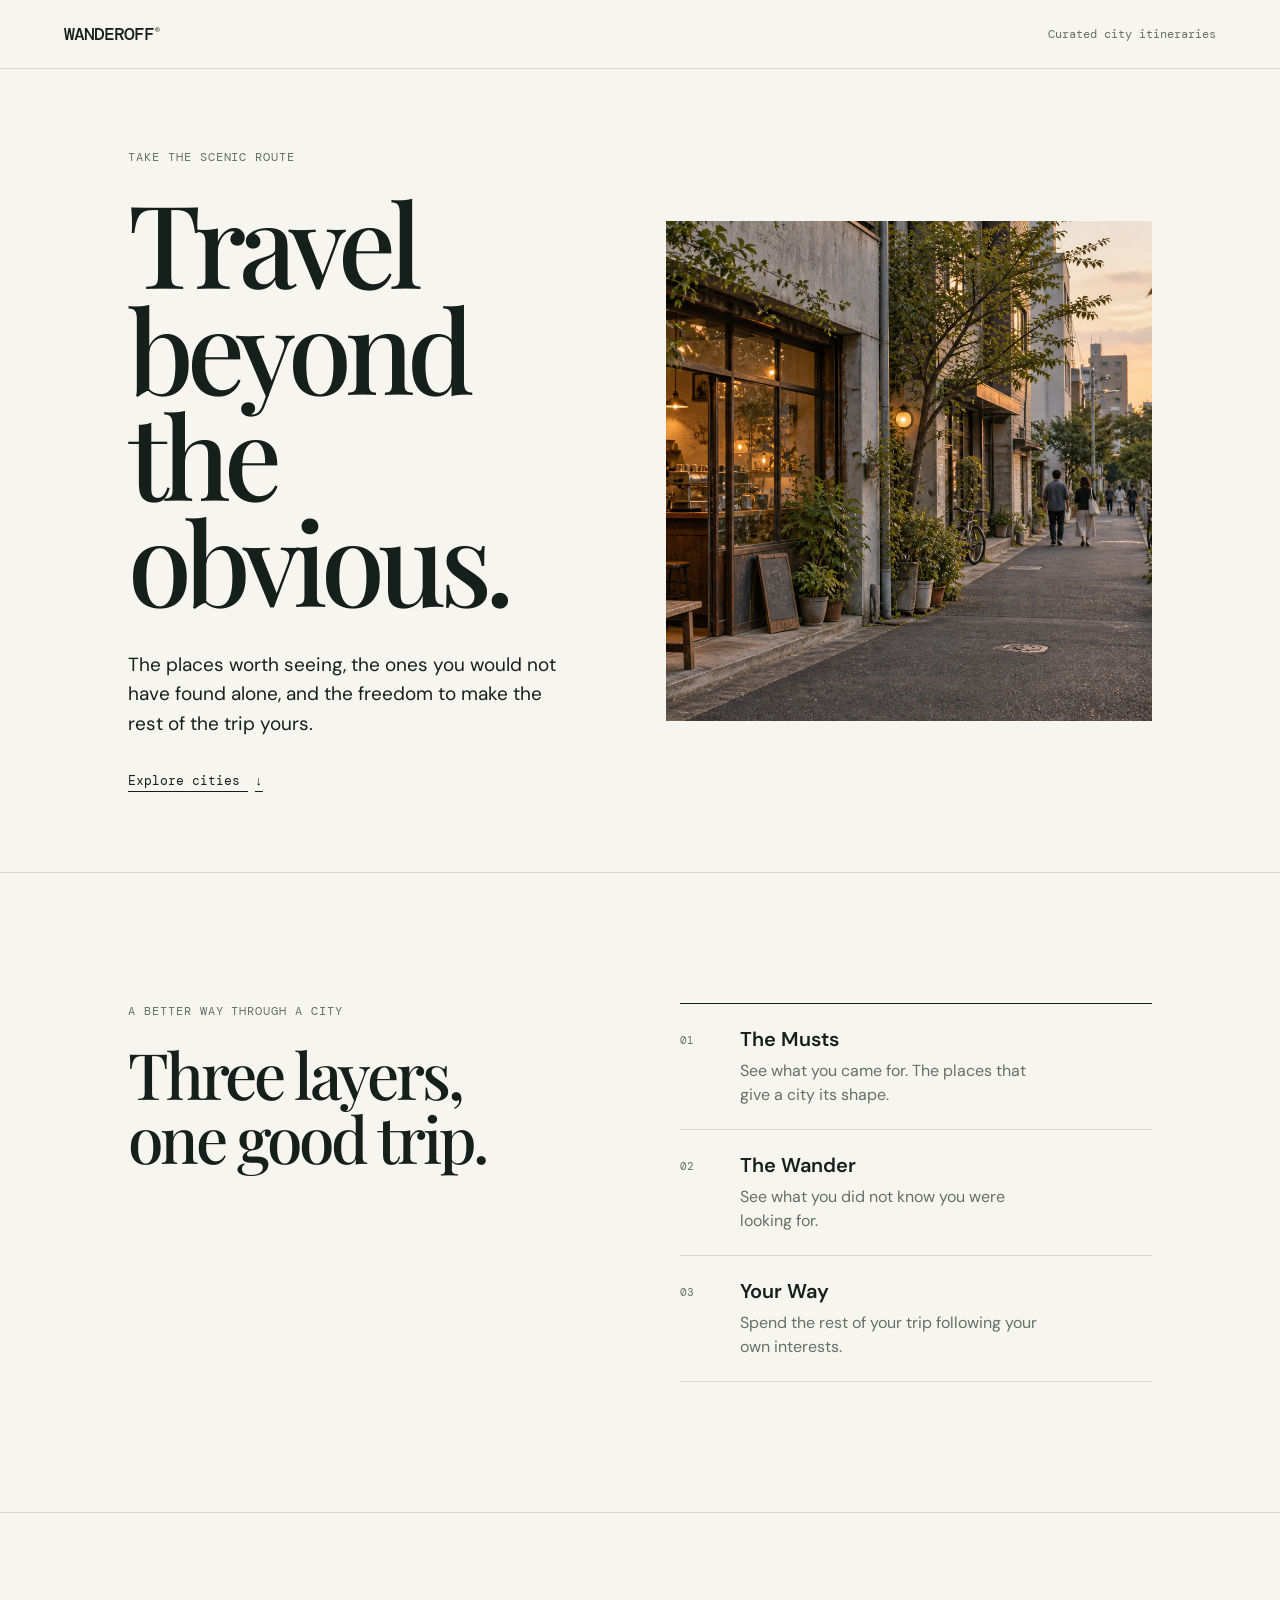
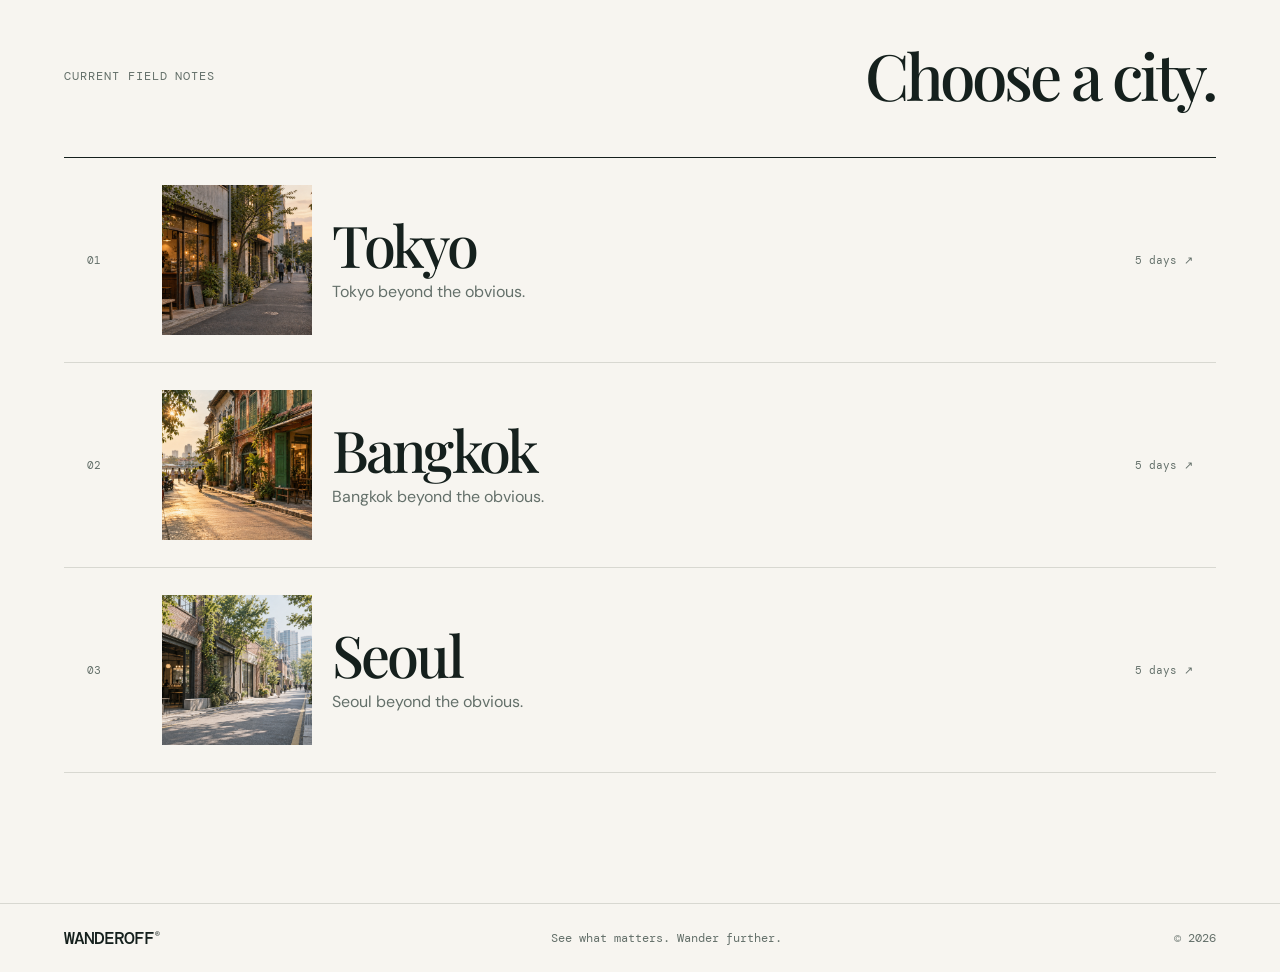
<file: index.html>
<!doctype html>
<html lang="en">
<head>
  <meta charset="utf-8">
  <meta name="viewport" content="width=device-width, initial-scale=1">
  <meta name="description" content="Curated city itineraries that go beyond the obvious.">
  <title>Wanderoff — Travel beyond the obvious</title>
  <link rel="preconnect" href="https://fonts.googleapis.com">
  <link rel="preconnect" href="https://fonts.gstatic.com" crossorigin>
  <link href="https://fonts.googleapis.com/css2?family=DM+Mono:wght@400;500&family=DM+Sans:opsz,wght@9..40,400;9..40,500;9..40,600&family=Playfair+Display:ital,wght@500;600&display=swap" rel="stylesheet">
  <link rel="stylesheet" href="styles.css">
  <link rel="stylesheet" href="styles-extra.css">
</head>
<body class="home">
  <header class="site-header"><span class="brand">WANDEROFF<span>®</span></span><p class="header-note">Curated city itineraries</p></header>
  <main>
    <section class="hero">
      <div><p class="eyebrow">Take the scenic route</p>
      <h1>Travel beyond<br>the obvious.</h1>
      <p class="hero-copy">The places worth seeing, the ones you would not have found alone, and the freedom to make the rest of the trip yours.</p>
      <a class="text-link" href="#cities">Explore cities <span>↓</span></a></div>
      <figure class="home-hero-image"><img src="assets/tokyo-editorial.png" alt="A quiet Tokyo side street at golden hour"></figure>
    </section>
    <section class="layers" aria-labelledby="layers-title">
      <div class="section-intro"><p class="eyebrow">A better way through a city</p><h2 id="layers-title">Three layers,<br>one good trip.</h2></div>
      <div class="layer-list">
        <article><span>01</span><h3>The Musts</h3><p>See what you came for. The places that give a city its shape.</p></article>
        <article><span>02</span><h3>The Wander</h3><p>See what you did not know you were looking for.</p></article>
        <article><span>03</span><h3>Your Way</h3><p>Spend the rest of your trip following your own interests.</p></article>
      </div>
    </section>
    <section class="cities" id="cities" aria-labelledby="cities-title">
      <div class="section-heading"><p class="eyebrow">Current field notes</p><h2 id="cities-title">Choose a city.</h2></div>
      <div class="city-grid">
        <a class="city-card tokyo" href="city.html?city=tokyo"><span>01</span><img src="assets/tokyo-editorial.png" alt="Tokyo"><div><h3>Tokyo</h3><p>Tokyo beyond the obvious.</p></div><em>5 days ↗</em></a>
        <a class="city-card bangkok" href="city.html?city=bangkok"><span>02</span><img src="assets/bangkok-editorial.png" alt="Bangkok"><div><h3>Bangkok</h3><p>Bangkok beyond the obvious.</p></div><em>5 days ↗</em></a>
        <a class="city-card seoul" href="city.html?city=seoul"><span>03</span><img src="assets/seoul-editorial.png" alt="Seoul"><div><h3>Seoul</h3><p>Seoul beyond the obvious.</p></div><em>5 days ↗</em></a>
      </div>
    </section>
  </main>
  <footer><span class="brand">WANDEROFF<span>®</span></span><p>See what matters. Wander further.</p><p>© 2026</p></footer>
  <script src="sheet-jsonp-fixed.js?v=1"></script>
</body>
</html>
</file>
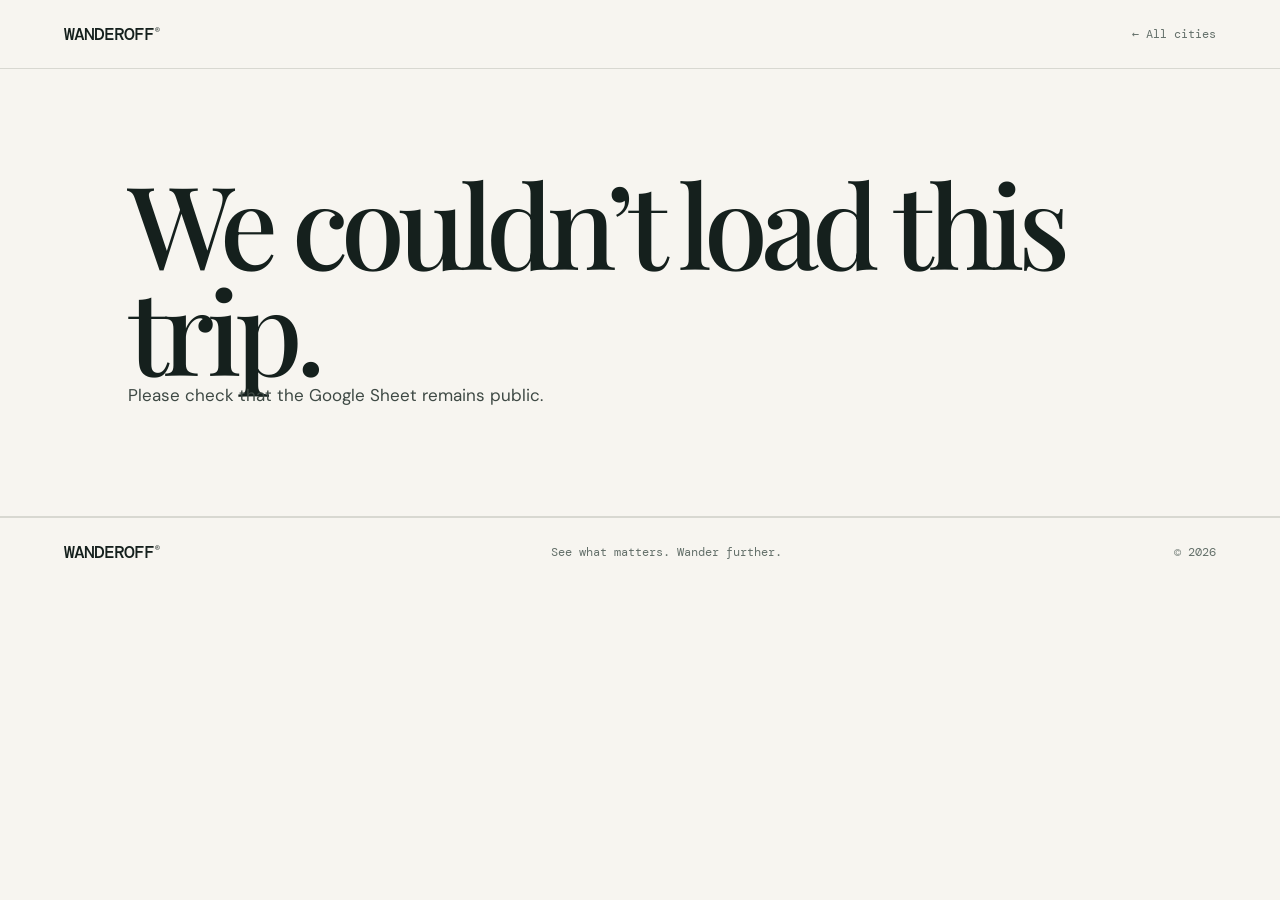
<file: city.html>
<!doctype html>
<html lang="en">
<head>
  <meta charset="utf-8">
  <meta name="viewport" content="width=device-width, initial-scale=1">
  <meta name="description" content="A curated Wanderoff city itinerary.">
  <title>Wanderoff</title>
  <link rel="preconnect" href="https://fonts.googleapis.com">
  <link rel="preconnect" href="https://fonts.gstatic.com" crossorigin>
  <link href="https://fonts.googleapis.com/css2?family=DM+Mono:wght@400;500&family=DM+Sans:opsz,wght@9..40,400;9..40,500;9..40,600&family=Playfair+Display:ital,wght@500;600&display=swap" rel="stylesheet">
  <link rel="stylesheet" href="styles.css">
  <link rel="stylesheet" href="styles-extra.css">
</head>
<body class="city-page">
  <header class="site-header"><a class="brand" href="index.html">WANDEROFF<span>®</span></a><a class="back-link" href="index.html">← All cities</a></header>
  <main id="city-content"></main>
  <footer><a class="brand" href="index.html">WANDEROFF<span>®</span></a><p>See what matters. Wander further.</p><p>© 2026</p></footer>
  <script src="sheet-jsonp-fixed.js?v=1"></script>
</body>
</html>
</file>
<file: styles.css>
:root{--ink:#15201d;--paper:#f7f5f0;--line:#d8d8d1;--muted:#64706a;--lime:#d8eb72;--coral:#d98b71;--blue:#94b7c0;--serif:"Playfair Display",Georgia,serif;--sans:"DM Sans",Arial,sans-serif;--mono:"DM Mono",monospace}*{box-sizing:border-box}html{scroll-behavior:smooth}body{margin:0;background:var(--paper);color:var(--ink);font:16px/1.5 var(--sans)}a{color:inherit;text-decoration:none}.site-header,footer{display:flex;align-items:center;justify-content:space-between;padding:25px max(5vw,32px);border-bottom:1px solid var(--line)}.brand{font:500 18px/1 var(--mono);letter-spacing:-1px}.brand span{font-size:8px;vertical-align:top;margin-left:1px}.header-note,.back-link,footer p{font:12px var(--mono);color:var(--muted);margin:0}.back-link:hover,.text-link:hover{color:var(--coral)}.hero{min-height:710px;display:flex;flex-direction:column;justify-content:center;padding:80px max(10vw,32px);border-bottom:1px solid var(--line)}.eyebrow{font:12px var(--mono);letter-spacing:.08em;text-transform:uppercase;color:var(--muted);margin:0 0 23px}.hero h1,.city-hero h1{font:500 clamp(55px,9vw,130px)/.92 var(--serif);letter-spacing:-.06em;margin:0}.hero-copy{max-width:470px;font-size:19px;line-height:1.55;margin:38px 0 30px}.text-link{font:13px var(--mono);text-decoration:underline;text-underline-offset:6px}.text-link span{margin-left:7px}.layers{display:grid;grid-template-columns:1fr 1fr;gap:80px;padding:130px max(10vw,32px);border-bottom:1px solid var(--line)}h2{font:500 clamp(38px,5vw,66px)/1 var(--serif);letter-spacing:-.05em;margin:0}.layer-list{border-top:1px solid var(--ink)}.layer-list article{display:grid;grid-template-columns:46px 1fr;column-gap:14px;padding:22px 0;border-bottom:1px solid var(--line)}.layer-list span{font:11px var(--mono);color:var(--muted);padding-top:7px}.layer-list h3{font:600 20px var(--sans);margin:0}.layer-list p{grid-column:2;margin:7px 0 0;max-width:300px;color:var(--muted)}.cities{padding:130px max(5vw,32px)}.section-heading{display:flex;justify-content:space-between;align-items:end;margin-bottom:50px}.city-grid{border-top:1px solid var(--ink)}.city-card{position:relative;display:grid;grid-template-columns:55px 1fr auto;align-items:center;gap:15px;min-height:205px;padding:32px 2%;border-bottom:1px solid var(--line);overflow:hidden;transition:padding .25s ease}.city-card:before{content:"";position:absolute;inset:0;z-index:-1;transform:translateX(-100%);transition:transform .35s ease}.tokyo:before{background:var(--lime)}.bangkok:before{background:#f2bb62}.seoul:before{background:var(--blue)}.city-card:hover{padding-left:4%}.city-card:hover:before{transform:translateX(0)}.city-card>span,.city-card em{font:11px var(--mono);font-style:normal;color:var(--muted)}.city-card h3{font:500 clamp(34px,4.5vw,58px)/1 var(--serif);letter-spacing:-.05em;margin:0}.city-card p{margin:6px 0 0;color:var(--muted)}footer{border-top:1px solid var(--line);border-bottom:0}.city-hero{padding:100px max(10vw,32px) 105px;border-bottom:1px solid var(--line)}.city-hero .trip-meta{font:12px var(--mono);color:var(--muted);margin:22px 0 42px;text-transform:uppercase;letter-spacing:.08em}.city-hero .lead{font:500 clamp(28px,3.5vw,48px)/1.12 var(--serif);letter-spacing:-.04em;max-width:760px;margin:0 0 50px}.city-hero .story{max-width:670px;font-size:17px;line-height:1.75;color:#3e4944;margin:0}.days{padding:115px max(10vw,32px);border-bottom:1px solid var(--line)}.days-header{display:flex;justify-content:space-between;align-items:baseline;margin-bottom:45px}.days-header p{font:12px var(--mono);color:var(--muted)}.day-list{border-top:1px solid var(--ink)}.day{display:grid;grid-template-columns:120px 1fr;gap:28px;padding:27px 0;border-bottom:1px solid var(--line)}.day-label{font:12px var(--mono);text-transform:uppercase;color:var(--muted)}.day h3{font:600 20px var(--sans);margin:0 0 7px}.day p{margin:0;color:var(--muted)}.explore{padding:115px max(10vw,32px)}.explore-header{margin-bottom:40px}.tabs{display:flex;gap:6px;flex-wrap:wrap;margin-bottom:48px}.tab,.choice{border:1px solid var(--line);border-radius:999px;padding:10px 15px;background:transparent;color:var(--ink);font:12px var(--mono);cursor:pointer;transition:.2s}.tab.active,.choice.active,.tab:hover,.choice:hover{background:var(--ink);border-color:var(--ink);color:var(--paper)}.selector{padding:26px 0 34px;border-top:1px solid var(--line)}.selector h3{font:600 16px var(--sans);margin:0 0 15px}.selector p{font:13px var(--mono);color:var(--muted);margin:0 0 14px}.choices{display:flex;gap:7px;flex-wrap:wrap}.recommendation{font:13px var(--mono);color:var(--muted);padding:20px 0;border-top:1px solid var(--line)}.poi-list{display:grid;grid-template-columns:repeat(2,minmax(0,1fr));gap:1px;background:var(--line);border:1px solid var(--line)}.poi-card{background:var(--paper);padding:28px;min-height:210px;display:flex;flex-direction:column}.poi-card .number{font:11px var(--mono);color:var(--muted);margin-bottom:auto}.poi-card h3{font:500 27px/1.05 var(--serif);letter-spacing:-.04em;margin:26px 0 10px}.poi-card p{color:var(--muted);font-size:14px;margin:0}.poi-card .poi-meta{font:11px var(--mono);color:var(--ink);margin-top:18px}.empty{padding:40px 0;color:var(--muted);border-top:1px solid var(--line)}@media(max-width:700px){.site-header,footer{padding:20px 24px}.header-note{display:none}.hero{min-height:590px;padding:70px 24px}.hero-copy{font-size:17px}.layers{grid-template-columns:1fr;gap:54px;padding:85px 24px}.cities{padding:85px 24px}.section-heading{display:block}.section-heading h2{margin-top:15px}.city-card{grid-template-columns:35px 1fr;min-height:170px}.city-card em{grid-column:2}.city-card h3{font-size:42px}.city-hero,.days,.explore{padding:75px 24px}.city-hero h1{font-size:66px}.city-hero .lead{font-size:30px}.days-header{display:block}.day{grid-template-columns:76px 1fr;gap:12px}.poi-list{grid-template-columns:1fr}footer{align-items:flex-start;gap:17px;flex-direction:column}}
</file>
<file: styles-extra.css>
.hero{display:grid;grid-template-columns:1fr minmax(280px,38vw);align-items:center;gap:8vw}.home-hero-image{height:min(500px,58vw);margin:0}.home-hero-image img{width:100%;height:100%;object-fit:cover}.city-card{grid-template-columns:55px 150px 1fr auto;padding:20px 2%;gap:20px}.city-card img{width:150px;height:150px;object-fit:cover}.city-hero-image{width:100%;height:min(530px,55vw);object-fit:cover;margin:55px 0}.day{grid-template-columns:120px 150px 1fr;padding:20px 0}.day img{width:150px;height:105px;object-fit:cover}.poi-card{padding:0 0 28px;min-height:270px}.poi-card img{width:100%;height:170px;object-fit:cover;margin-bottom:22px}.poi-card .number{padding:0 28px}.poi-card h3{margin:26px 28px 10px}.poi-card p{margin-left:28px;margin-right:28px}.poi-card .poi-meta{margin:18px 28px 0}.book-link{border:0;background:transparent;padding:0;color:inherit;font:inherit;text-decoration:underline;text-underline-offset:4px;cursor:pointer}.book-link:hover{color:var(--coral)}.stay{display:grid;grid-template-columns:1fr auto;gap:20px;align-items:end;padding:30px 0;border-top:1px solid var(--ink);border-bottom:1px solid var(--line);margin:45px 0}.stay h3{font:500 29px var(--serif);margin:6px 0}.stay p{margin:0;color:var(--muted)}.modal[hidden]{display:none}.modal{position:fixed;z-index:10;inset:0;background:#15201d88;display:grid;place-items:center;padding:24px}.modal-box{position:relative;width:min(470px,100%);background:var(--paper);padding:40px}.modal-box h2{font-size:39px;margin:8px 0 15px}.modal-box p{color:var(--muted)}.modal-close{position:absolute;top:16px;right:16px;border:0;background:transparent;font-size:24px;cursor:pointer}.partner-list{display:grid;gap:1px;background:var(--line);margin-top:25px}.partner-list a{background:var(--paper);padding:16px;font:13px var(--mono);display:flex;justify-content:space-between}.partner-list a:hover{background:var(--lime)}@media(max-width:700px){.hero{display:block}.home-hero-image{height:330px;margin-top:45px}.city-card{grid-template-columns:35px 88px 1fr;min-height:140px;gap:12px}.city-card img{width:88px;height:100px}.city-card em{grid-column:3}.day{grid-template-columns:65px 1fr}.day img{display:none}}
.city-hero{display:grid;grid-template-columns:minmax(0,1fr) minmax(280px,40%);column-gap:8vw;align-items:end}.city-hero>.eyebrow,.city-hero>h1,.city-hero>.trip-meta,.city-hero>.lead{grid-column:1/-1}.city-hero .story{grid-column:1;margin:0}.city-hero-image{grid-column:2;grid-row:5;width:100%;height:360px;margin:0;align-self:start}.day{grid-template-columns:120px 1fr 150px}.day-label{grid-column:1}.day>div{grid-column:2}.day img{grid-column:3;grid-row:1}.accommodations{padding:115px max(10vw,32px);display:grid;grid-template-columns:1fr 1fr;gap:80px;border-bottom:1px solid var(--line)}.hotel-card{border-top:1px solid var(--ink);padding-top:18px}.hotel-card img{width:100%;height:235px;object-fit:cover;margin-bottom:23px}.hotel-card h3{font:500 31px/1.05 var(--serif);margin:8px 0 12px}.hotel-card>div>p:not(.eyebrow):not(.hotel-meta){color:var(--muted);max-width:450px}.hotel-meta{font:12px var(--mono);margin-top:18px!important;color:var(--ink)!important}@media(max-width:700px){.city-hero{display:block}.city-hero-image{height:280px;margin-top:35px}.day{grid-template-columns:65px 1fr}.day img{display:none}.accommodations{display:block;padding:75px 24px}.hotel-card{margin-top:42px}}
</file>
